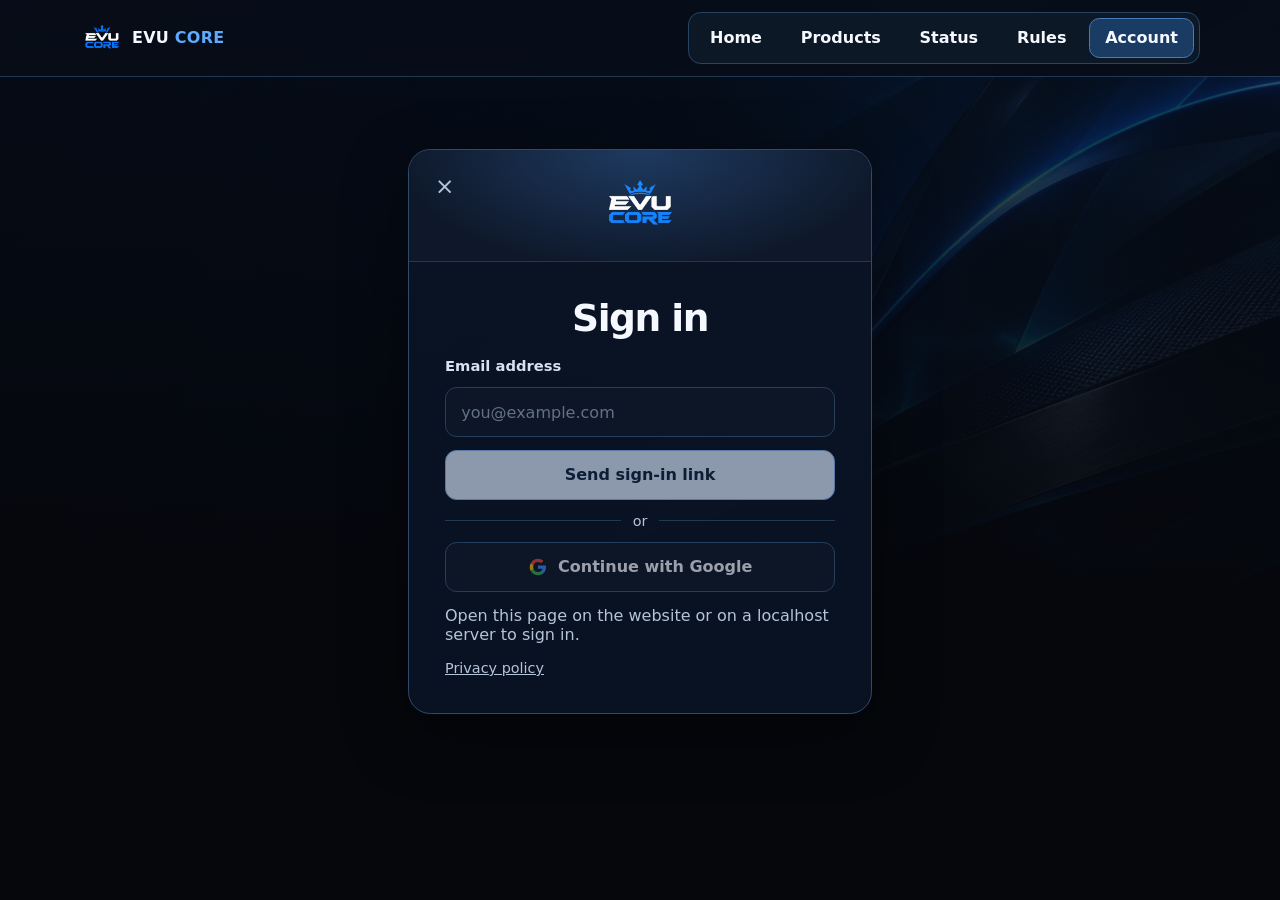
<file: account.html>
<!doctype html>
<html lang="en">
<head>
    <meta charset="UTF-8">
    <meta name="viewport" content="width=device-width, initial-scale=1">
    <meta name="theme-color" content="#05070c">
    <!-- Public browser settings from the Supabase project. -->
    <meta name="supabase-url" content="https://ibqktdcqnddxoitailqu.supabase.co">
    <meta name="supabase-publishable-key" content="sb_publishable_MgUE1spL9VytE2Tf0Jrs_A_5EkXhibQ">
    <title>Account | EVU CORE</title>
    <link rel="icon" type="image/png" sizes="32x32" href="[data-uri]"/>
    <link rel="stylesheet" href="./store-pages.css">
    <script defer src="./account.js"></script>
</head>
<body class="account-page">
    <header class="site-header">
        <div class="site-header-inner">
            <a class="site-brand" href="/">
                <img src="./EVU%20Core%20Crown%20Logo.png" alt="" width="44" height="44">
                <span>EVU <strong>CORE</strong></span>
            </a>
            <nav class="site-nav" aria-label="Store sections">
                <a href="/">Home</a>
                <a href="/products">Products</a>
                <a href="/status">Status</a>
                <a href="/rules">Rules</a>
                <a href="/account" aria-current="page">Account</a>
            </nav>
        </div>
    </header>
    <main class="store-main account-main">
        <section class="account-panel" aria-label="EVU CORE account">
            <div class="account-brand">
                <a class="account-close" href="/" aria-label="Return to home">×</a>
                <img src="./EVU%20Core%20Crown%20Logo.png" alt="EVU CORE" width="82" height="82">
            </div>
            <div class="account-content">
                <div id="account-guest" class="account-stack">
                    <h1 id="account-title">Sign in</h1>
                    <form id="email-login" class="account-stack">
                        <label for="account-email">Email address</label>
                        <input id="account-email" type="email" autocomplete="email" inputmode="email" placeholder="you@example.com" required disabled>
                        <button type="submit" id="send-email-link" class="account-button account-button-primary" disabled>Send sign-in link</button>
                    </form>
                    <div class="account-divider">or</div>
                    <button type="button" id="google-login" class="account-button account-button-google" disabled>
                        <svg viewBox="0 0 24 24" width="20" height="20" aria-hidden="true" focusable="false">
                            <path fill="#4285F4" d="M21.6 12.23c0-.68-.06-1.33-.17-1.96H12v3.71h5.38c-.23 1.21-.92 2.24-1.96 2.92v2.45h3.17c1.85-1.71 3.01-4.24 3.01-7.12Z"/>
                            <path fill="#34A853" d="M12 22c2.64 0 4.85-.88 6.47-2.39l-3.17-2.45c-.88.58-2 .92-3.3.92-2.55 0-4.71-1.72-5.48-4.03H3.25v2.53A10 10 0 0 0 12 22Z"/>
                            <path fill="#FBBC05" d="M6.52 14.05a6 6 0 0 1 0-4.1V7.42H3.25a10 10 0 0 0 0 9.16l3.27-2.53Z"/>
                            <path fill="#EA4335" d="M12 5.92c1.44 0 2.73.5 3.74 1.46l2.8-2.8A9.58 9.58 0 0 0 12 2a10 10 0 0 0-8.75 5.42l3.27 2.53A5.82 5.82 0 0 1 12 5.92Z"/>
                        </svg>
                        Continue with Google
                    </button>
                    <p id="google-availability" class="account-provider-notice" hidden>Google sign-in is not available yet.</p>
                </div>
                <div id="account-profile" class="account-stack" hidden>
                    <h2>Signed in</h2>
                    <p id="account-profile-email"></p>
                    <button type="button" id="account-sign-out" class="account-button" disabled>Sign out</button>
                </div>
                <p id="account-setup" class="account-message" role="status">Checking account availability…</p>
                <p id="account-notice" class="account-message" role="status"></p>
                <noscript><p>Enable JavaScript to sign in.</p></noscript>
                <a class="account-privacy" href="/privacy">Privacy policy</a>
            </div>
        </section>
    </main>
</body>
</html>
</file>
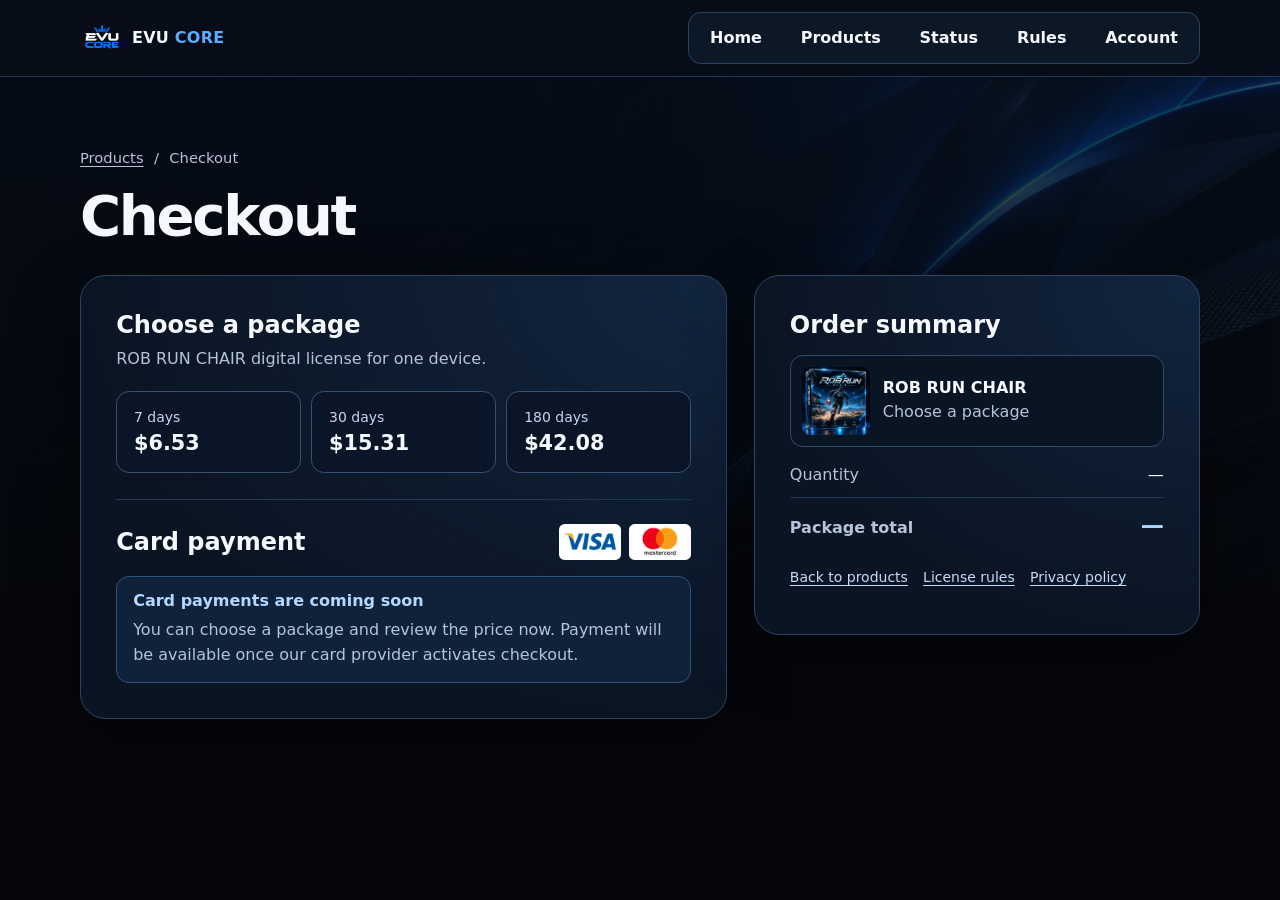
<file: checkout.html>
<!doctype html>
<html lang="en">
<head>
    <meta charset="UTF-8">
    <meta name="viewport" content="width=device-width, initial-scale=1">
    <meta name="theme-color" content="#05070c">
    <title>Checkout | EVU CORE</title>
    <meta name="robots" content="noindex">
    <script defer src="./checkout.js"></script>
    <link rel="icon" type="image/png" sizes="32x32" href="[data-uri]"/>
    <link rel="stylesheet" href="./store-pages.css">
</head>
<body>
    <header class="site-header">
        <div class="site-header-inner">
            <a class="site-brand" href="/">
                <img src="./EVU%20Core%20Crown%20Logo.png" alt="" width="44" height="44">
                <span>EVU <strong>CORE</strong></span>
            </a>
            <nav class="site-nav" aria-label="Store sections">
                <a href="/">Home</a>
                <a href="/products">Products</a>
                <a href="/status">Status</a>
                <a href="/rules">Rules</a>
                <a href="/account">Account</a>
            </nav>
        </div>
    </header>
    <main class="store-main checkout-main">
        <nav class="product-breadcrumb" aria-label="Breadcrumb">
            <a href="/products">Products</a>
            <span aria-hidden="true">/</span>
            <span aria-current="page">Checkout</span>
        </nav>
        <h1>Checkout</h1>
        <div class="checkout-layout">
            <div class="evu-store-panel checkout-panel">
                <section aria-labelledby="package-title">
                    <h2 id="package-title">Choose a package</h2>
                    <p>ROB RUN CHAIR digital license for one device.</p>
                    <nav class="checkout-packages" aria-label="License packages">
                        <a href="/checkout?plan=7" data-plan="7">
                            <span>7 days</span><strong>$6.53</strong>
                        </a>
                        <a href="/checkout?plan=30" data-plan="30">
                            <span>30 days</span><strong>$15.31</strong>
                        </a>
                        <a href="/checkout?plan=180" data-plan="180">
                            <span>180 days</span><strong>$42.08</strong>
                        </a>
                    </nav>
                </section>
                <section class="checkout-payment" aria-labelledby="payment-title">
                    <div class="checkout-payment-heading">
                        <h2 id="payment-title">Card payment</h2>
                        <div class="checkout-brands">
                            <img src="./visa.webp" alt="Visa" width="62" height="36">
                            <img src="./mastercard.webp" alt="Mastercard" width="62" height="36">
                        </div>
                    </div>
                    <div class="checkout-notice" id="checkout-message" role="status">
                        <strong>Card payments are coming soon</strong>
                        <p>You can choose a package and review the price now. Payment will be available once our card provider activates checkout.</p>
                    </div>
                    <div id="checkout-methods" class="checkout-methods" hidden>
                        <a id="checkout-cards" class="product-link product-purchase">Continue to card payment</a>
                        <p>You’ll enter your card details on the payment provider’s secure page and review the final charge before paying.</p>
                    </div>
                </section>
            </div>
            <aside class="evu-store-panel checkout-summary" aria-labelledby="summary-title">
                <h2 id="summary-title">Order summary</h2>
                <div class="checkout-product">
                    <img src="./rob-run-chair-neon-action.png" alt="" width="86" height="86">
                    <div><strong>ROB RUN CHAIR</strong><p id="checkout-duration">Choose a package</p></div>
                </div>
                <dl class="checkout-totals">
                    <div><dt>Quantity</dt><dd id="checkout-quantity">—</dd></div>
                    <div class="checkout-total"><dt>Package total</dt><dd id="checkout-price">—</dd></div>
                </dl>
                <div class="checkout-links">
                    <a href="/products">Back to products</a>
                    <a href="/rules">License rules</a>
                    <a href="/privacy">Privacy policy</a>
                </div>
            </aside>
        </div>
    </main>
</body>
</html>
</file>
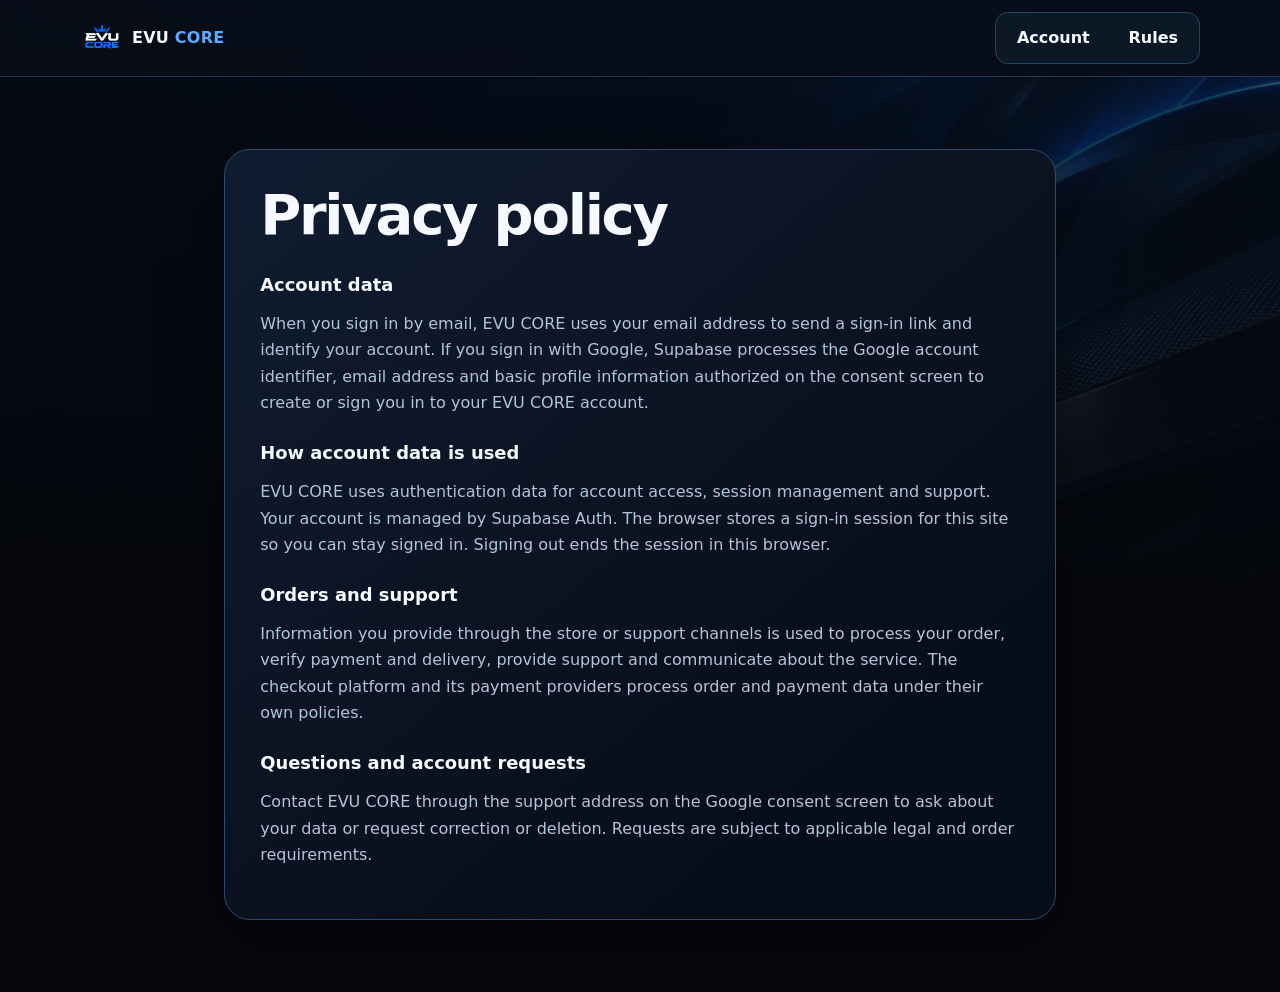
<file: privacy.html>
<!doctype html>
<html lang="en">
<head>
    <meta charset="utf-8">
    <meta name="viewport" content="width=device-width, initial-scale=1">
    <meta name="theme-color" content="#05070c">
    <title>Privacy policy | EVU CORE</title>
    <link rel="canonical" href="/privacy">
    <link rel="icon" type="image/png" sizes="32x32" href="[data-uri]"/>
    <link rel="stylesheet" href="./store-pages.css">
</head>
<body>
    <header class="site-header">
        <div class="site-header-inner">
            <a class="site-brand" href="/">
                <img src="./EVU%20Core%20Crown%20Logo.png" alt="" width="44" height="44">
                <span>EVU <strong>CORE</strong></span>
            </a>
            <nav class="site-nav" aria-label="Store sections">
                <a href="/account">Account</a>
                <a href="/rules">Rules</a>
            </nav>
        </div>
    </header>
    <main class="store-main privacy-main">
        <article class="evu-store-panel">
            <h1>Privacy policy</h1>
            <h2>Account data</h2>
            <p>When you sign in by email, EVU CORE uses your email address to send a sign-in link and identify your account. If you sign in with Google, Supabase processes the Google account identifier, email address and basic profile information authorized on the consent screen to create or sign you in to your EVU CORE account.</p>
            <h2>How account data is used</h2>
            <p>EVU CORE uses authentication data for account access, session management and support. Your account is managed by Supabase Auth. The browser stores a sign-in session for this site so you can stay signed in. Signing out ends the session in this browser.</p>
            <h2>Orders and support</h2>
            <p>Information you provide through the store or support channels is used to process your order, verify payment and delivery, provide support and communicate about the service. The checkout platform and its payment providers process order and payment data under their own policies.</p>
            <h2>Questions and account requests</h2>
            <p>Contact EVU CORE through the support address on the Google consent screen to ask about your data or request correction or deletion. Requests are subject to applicable legal and order requirements.</p>
        </article>
    </main>
</body>
</html>
</file>
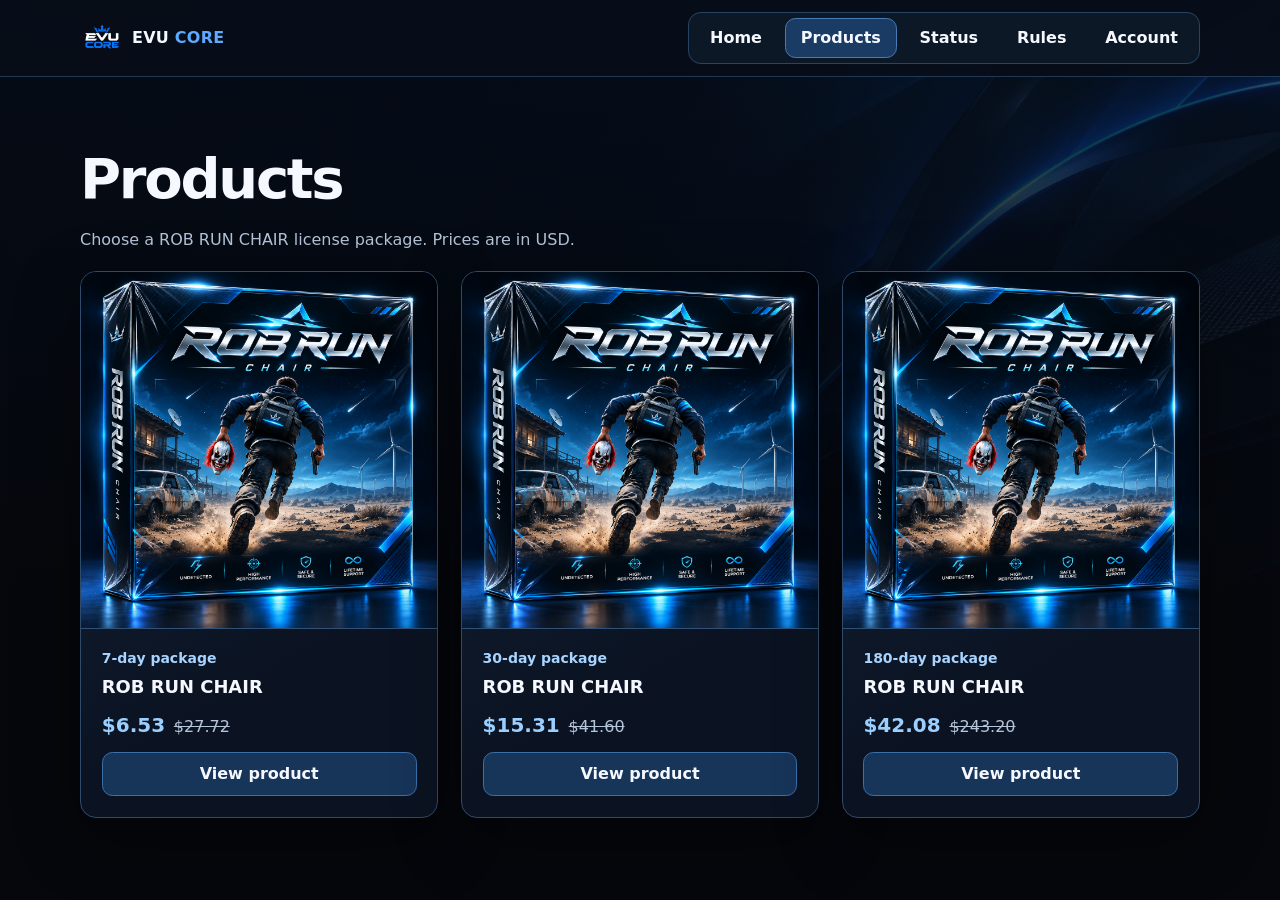
<file: products.html>
<!doctype html>
<html lang="en">
<head>
    <meta charset="UTF-8">
    <meta name="viewport" content="width=device-width, initial-scale=1">
    <meta name="theme-color" content="#05070c">
    <title>Products | EVU CORE</title>
    <link rel="icon" type="image/png" sizes="32x32" href="[data-uri]"/>
    <link rel="stylesheet" href="./store-pages.css">
</head>
<body>
    <header class="site-header">
        <div class="site-header-inner">
            <a class="site-brand" href="/">
                <img src="./EVU%20Core%20Crown%20Logo.png" alt="" width="44" height="44">
                <span>EVU <strong>CORE</strong></span>
            </a>
            <nav class="site-nav" aria-label="Store sections">
                <a href="/">Home</a>
                <a href="/products" aria-current="page">Products</a>
                <a href="/status">Status</a>
                <a href="/rules">Rules</a>
                <a href="/account">Account</a>
            </nav>
        </div>
    </header>
    <main class="store-main">
        <h1>Products</h1>
        <p class="product-intro">Choose a ROB RUN CHAIR license package. Prices are in USD.</p>
        <div class="product-grid">
            <article class="store-product">
                <img src="./rob-run-chair-neon-action.png" alt="" width="1254" height="1254" decoding="async">
                <div class="store-product-body">
                    <h2><span class="store-product-duration">7-day package</span>ROB RUN CHAIR</h2>
                    <p class="store-prices">
                        <strong>&#36;6.53</strong>
                        <del>&#36;27.72</del>
                    </p>
                    <a class="product-link" href="/rob-run-7-day" aria-label="View ROB RUN CHAIR 7 DAY">View product</a>
                </div>
            </article>
            <article class="store-product">
                <img src="./rob-run-chair-neon-action.png" alt="" width="1254" height="1254" decoding="async">
                <div class="store-product-body">
                    <h2><span class="store-product-duration">30-day package</span>ROB RUN CHAIR</h2>
                    <p class="store-prices">
                        <strong>&#36;15.31</strong>
                        <del>&#36;41.60</del>
                    </p>
                    <a class="product-link" href="/rob-run-30-day" aria-label="View ROB RUN CHAIR 30 DAY">View product</a>
                </div>
            </article>
            <article class="store-product">
                <img src="./rob-run-chair-neon-action.png" alt="" width="1254" height="1254" decoding="async">
                <div class="store-product-body">
                    <h2><span class="store-product-duration">180-day package</span>ROB RUN CHAIR</h2>
                    <p class="store-prices">
                        <strong>&#36;42.08</strong>
                        <del>&#36;243.20</del>
                    </p>
                    <a class="product-link" href="/rob-run-180-day" aria-label="View ROB RUN CHAIR 180 DAY">View product</a>
                </div>
            </article>
        </div>
    </main>
    
</body>
</html>
</file>
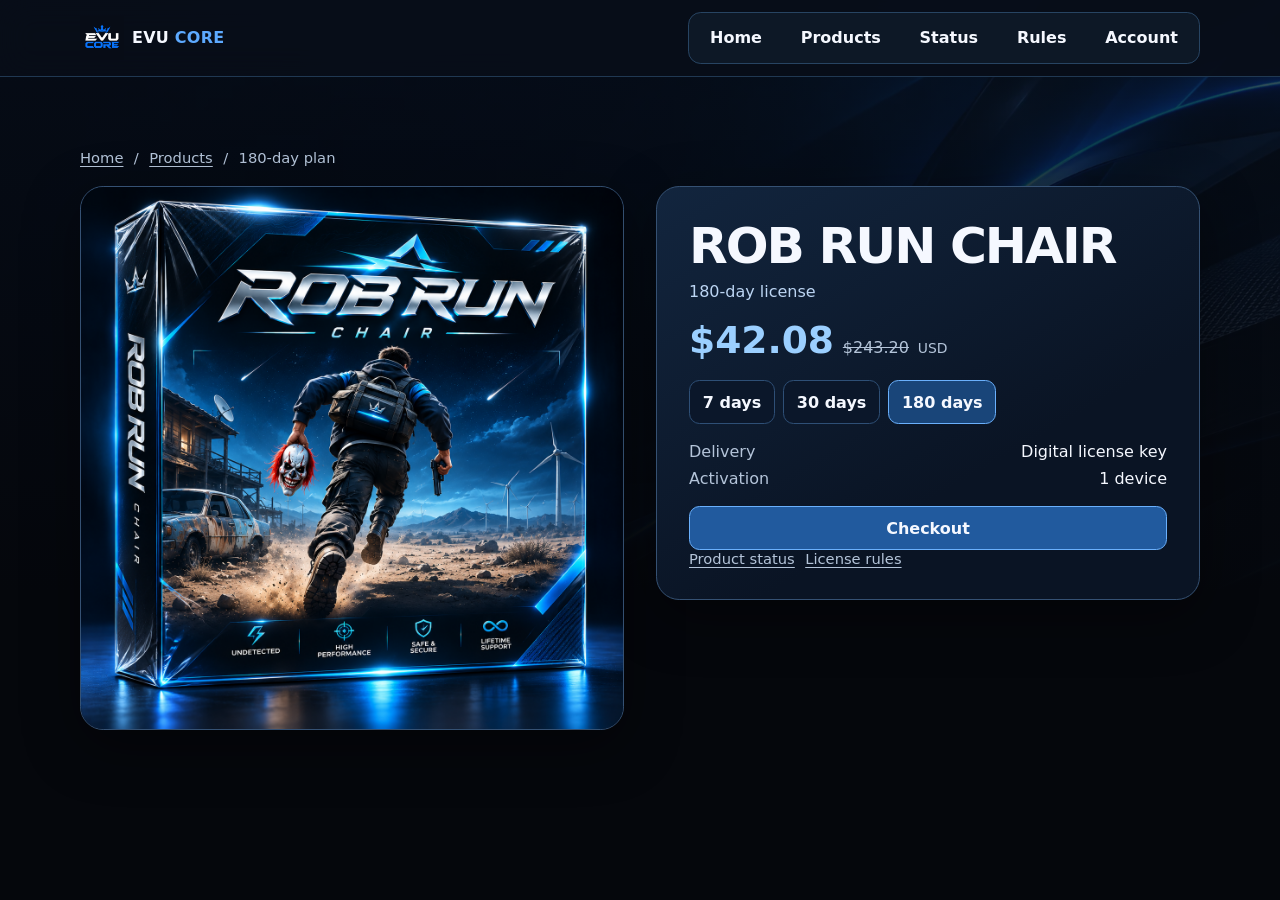
<file: rob-run-180-day.html>
<!doctype html>
<html lang="en">
<head>
    <meta charset="UTF-8">
    <meta name="viewport" content="width=device-width, initial-scale=1">
    <meta name="theme-color" content="#05070c">
    <title>ROB RUN CHAIR 180 DAY | EVU CORE</title>
    <meta name="description" content="View the 180-day ROB RUN CHAIR plan on EVU CORE.">
    <link rel="canonical" href="/rob-run-180-day">
    <link rel="icon" type="image/png" sizes="32x32" href="[data-uri]"/>
    <link rel="stylesheet" href="./store-pages.css">
</head>
<body>
    <header class="site-header">
        <div class="site-header-inner">
            <a class="site-brand" href="/">
                <img src="./EVU%20Core%20Crown%20Logo.png" alt="" width="44" height="44">
                <span>EVU <strong>CORE</strong></span>
            </a>
            <nav class="site-nav" aria-label="Store sections">
                <a href="/">Home</a>
                <a href="/products">Products</a>
                <a href="/status">Status</a>
                <a href="/rules">Rules</a>
                <a href="/account">Account</a>
            </nav>
        </div>
    </header>
    <main class="store-main product-detail">
        <nav class="product-breadcrumb" aria-label="Breadcrumb">
            <a href="/">Home</a><span aria-hidden="true">/</span><a href="/products">Products</a><span aria-hidden="true">/</span><span aria-current="page">180-day plan</span>
        </nav>
        <article class="product-detail-grid">
            <figure class="product-detail-art">
                <img src="./rob-run-chair-neon-action.png" alt="ROB RUN CHAIR product artwork" width="1254" height="1254" decoding="async">
            </figure>
            <div class="product-detail-panel">
                <h1>ROB RUN CHAIR</h1>
                <p class="product-duration">180-day license</p>
                <p class="store-prices product-detail-price">
                    <strong aria-label="Current price $42.08 USD">$42.08</strong>
                    <del aria-label="Original price $243.20 USD">$243.20</del>
                    <span>USD</span>
                </p>
                <nav class="product-plans" aria-label="Choose a duration">
                    <a href="/rob-run-7-day">7 days</a>
                    <a href="/rob-run-30-day">30 days</a>
                    <span aria-current="page">180 days</span>
                </nav>
                <dl class="product-detail-facts">
                    <div><dt>Delivery</dt><dd>Digital license key</dd></div>
                    <div><dt>Activation</dt><dd>1 device</dd></div>
                </dl>
                <a class="product-link product-purchase" href="/checkout?plan=180">Checkout</a>
                <div class="product-detail-links">
                    <a href="/status">Product status</a>
                    <a href="/rules">License rules</a>
                </div>
            </div>
        </article>
    </main>
    
</body>
</html>
</file>
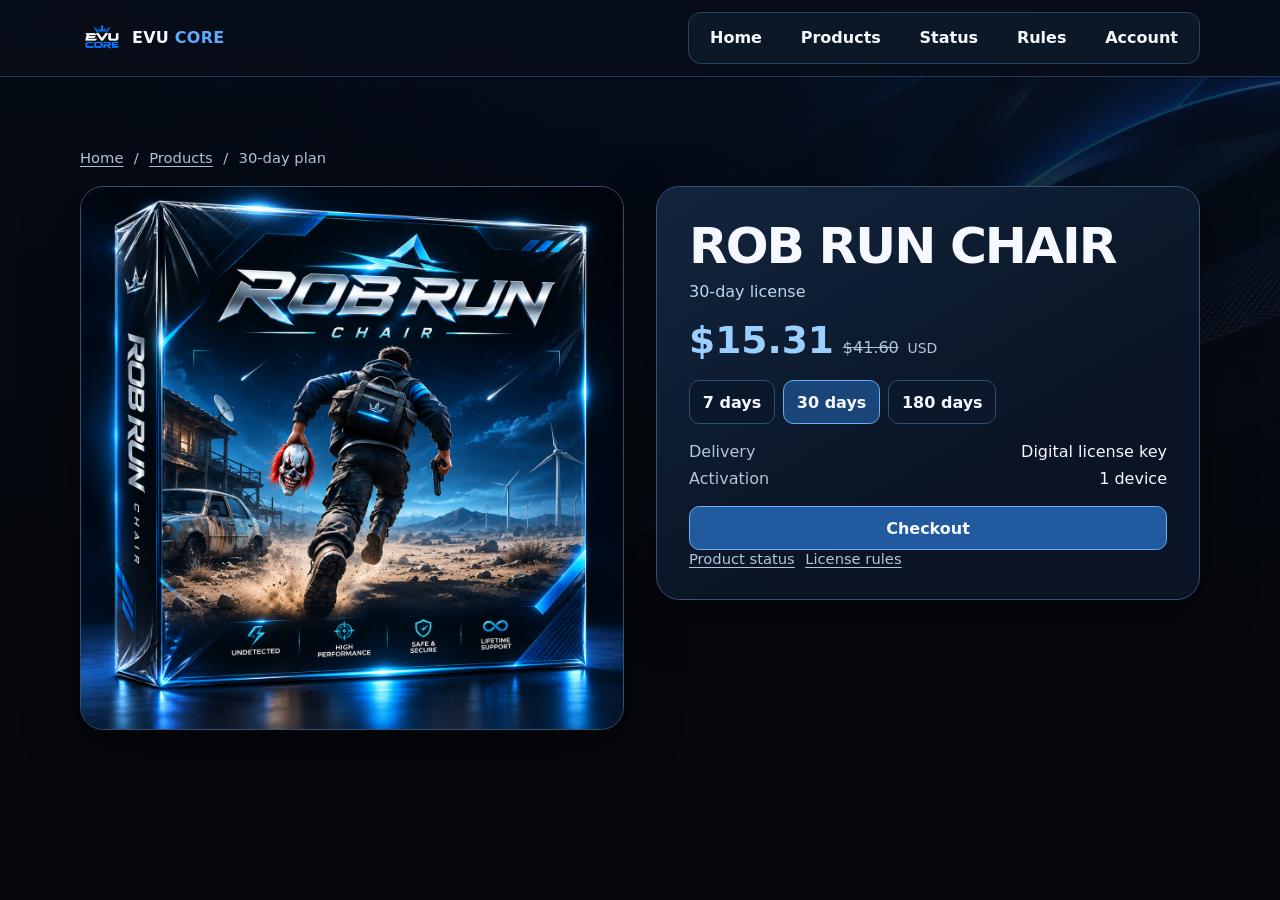
<file: rob-run-30-day.html>
<!doctype html>
<html lang="en">
<head>
    <meta charset="UTF-8">
    <meta name="viewport" content="width=device-width, initial-scale=1">
    <meta name="theme-color" content="#05070c">
    <title>ROB RUN CHAIR 30 DAY | EVU CORE</title>
    <meta name="description" content="View the 30-day ROB RUN CHAIR plan on EVU CORE.">
    <link rel="canonical" href="/rob-run-30-day">
    <link rel="icon" type="image/png" sizes="32x32" href="[data-uri]"/>
    <link rel="stylesheet" href="./store-pages.css">
</head>
<body>
    <header class="site-header">
        <div class="site-header-inner">
            <a class="site-brand" href="/">
                <img src="./EVU%20Core%20Crown%20Logo.png" alt="" width="44" height="44">
                <span>EVU <strong>CORE</strong></span>
            </a>
            <nav class="site-nav" aria-label="Store sections">
                <a href="/">Home</a>
                <a href="/products">Products</a>
                <a href="/status">Status</a>
                <a href="/rules">Rules</a>
                <a href="/account">Account</a>
            </nav>
        </div>
    </header>
    <main class="store-main product-detail">
        <nav class="product-breadcrumb" aria-label="Breadcrumb">
            <a href="/">Home</a><span aria-hidden="true">/</span><a href="/products">Products</a><span aria-hidden="true">/</span><span aria-current="page">30-day plan</span>
        </nav>
        <article class="product-detail-grid">
            <figure class="product-detail-art">
                <img src="./rob-run-chair-neon-action.png" alt="ROB RUN CHAIR product artwork" width="1254" height="1254" decoding="async">
            </figure>
            <div class="product-detail-panel">
                <h1>ROB RUN CHAIR</h1>
                <p class="product-duration">30-day license</p>
                <p class="store-prices product-detail-price">
                    <strong aria-label="Current price $15.31 USD">$15.31</strong>
                    <del aria-label="Original price $41.60 USD">$41.60</del>
                    <span>USD</span>
                </p>
                <nav class="product-plans" aria-label="Choose a duration">
                    <a href="/rob-run-7-day">7 days</a>
                    <span aria-current="page">30 days</span>
                    <a href="/rob-run-180-day">180 days</a>
                </nav>
                <dl class="product-detail-facts">
                    <div><dt>Delivery</dt><dd>Digital license key</dd></div>
                    <div><dt>Activation</dt><dd>1 device</dd></div>
                </dl>
                <a class="product-link product-purchase" href="/checkout?plan=30">Checkout</a>
                <div class="product-detail-links">
                    <a href="/status">Product status</a>
                    <a href="/rules">License rules</a>
                </div>
            </div>
        </article>
    </main>
    
</body>
</html>
</file>
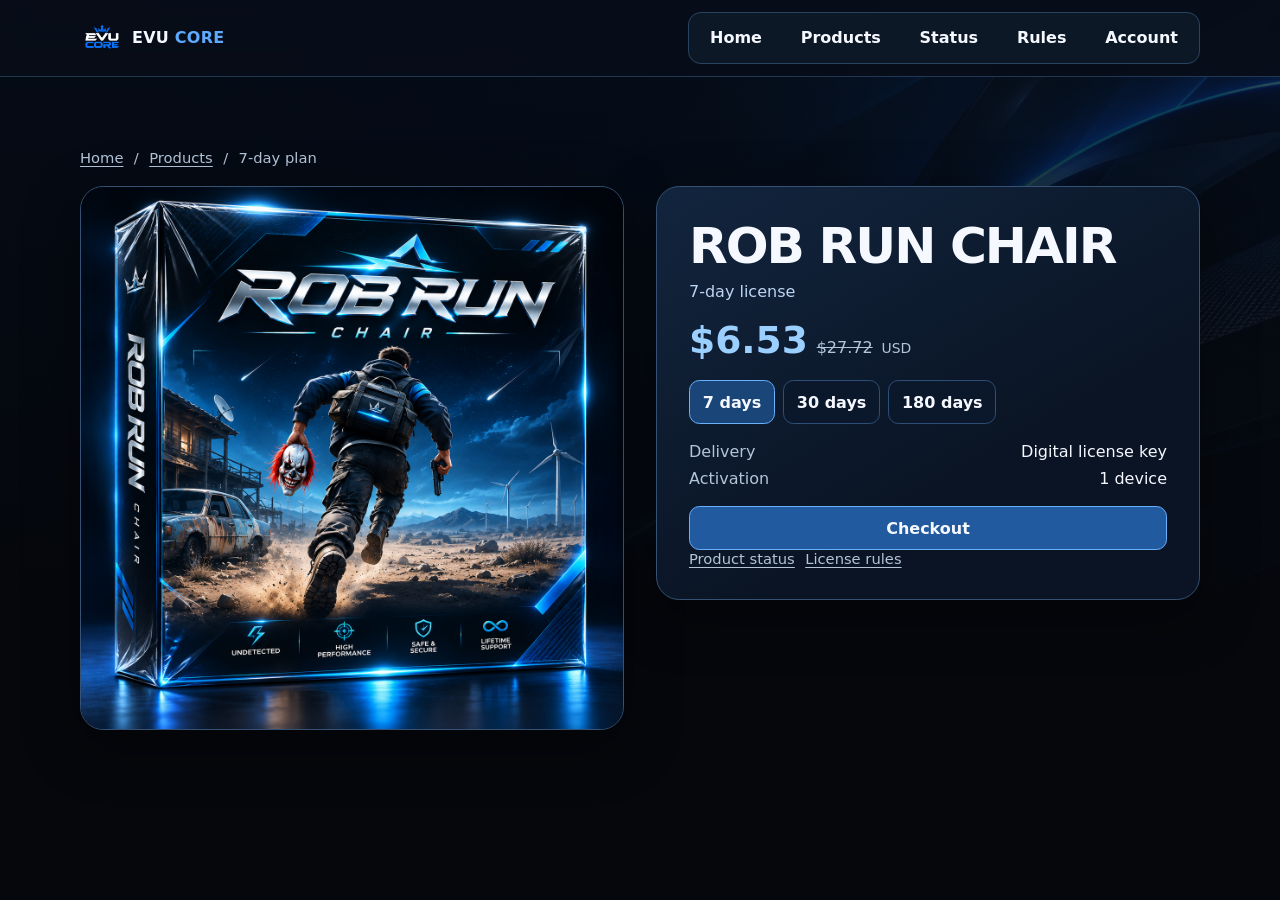
<file: rob-run-7-day.html>
<!doctype html>
<html lang="en">
<head>
    <meta charset="UTF-8">
    <meta name="viewport" content="width=device-width, initial-scale=1">
    <meta name="theme-color" content="#05070c">
    <title>ROB RUN CHAIR 7 DAY | EVU CORE</title>
    <meta name="description" content="View the 7-day ROB RUN CHAIR plan on EVU CORE.">
    <link rel="canonical" href="/rob-run-7-day">
    <link rel="icon" type="image/png" sizes="32x32" href="[data-uri]"/>
    <link rel="stylesheet" href="./store-pages.css">
</head>
<body>
    <header class="site-header">
        <div class="site-header-inner">
            <a class="site-brand" href="/">
                <img src="./EVU%20Core%20Crown%20Logo.png" alt="" width="44" height="44">
                <span>EVU <strong>CORE</strong></span>
            </a>
            <nav class="site-nav" aria-label="Store sections">
                <a href="/">Home</a>
                <a href="/products">Products</a>
                <a href="/status">Status</a>
                <a href="/rules">Rules</a>
                <a href="/account">Account</a>
            </nav>
        </div>
    </header>
    <main class="store-main product-detail">
        <nav class="product-breadcrumb" aria-label="Breadcrumb">
            <a href="/">Home</a><span aria-hidden="true">/</span><a href="/products">Products</a><span aria-hidden="true">/</span><span aria-current="page">7-day plan</span>
        </nav>
        <article class="product-detail-grid">
            <figure class="product-detail-art">
                <img src="./rob-run-chair-neon-action.png" alt="ROB RUN CHAIR product artwork" width="1254" height="1254" decoding="async">
            </figure>
            <div class="product-detail-panel">
                <h1>ROB RUN CHAIR</h1>
                <p class="product-duration">7-day license</p>
                <p class="store-prices product-detail-price">
                    <strong aria-label="Current price $6.53 USD">$6.53</strong>
                    <del aria-label="Original price $27.72 USD">$27.72</del>
                    <span>USD</span>
                </p>
                <nav class="product-plans" aria-label="Choose a duration">
                    <span aria-current="page">7 days</span>
                    <a href="/rob-run-30-day">30 days</a>
                    <a href="/rob-run-180-day">180 days</a>
                </nav>
                <dl class="product-detail-facts">
                    <div><dt>Delivery</dt><dd>Digital license key</dd></div>
                    <div><dt>Activation</dt><dd>1 device</dd></div>
                </dl>
                <a class="product-link product-purchase" href="/checkout?plan=7">Checkout</a>
                <div class="product-detail-links">
                    <a href="/status">Product status</a>
                    <a href="/rules">License rules</a>
                </div>
            </div>
        </article>
    </main>
    
</body>
</html>
</file>
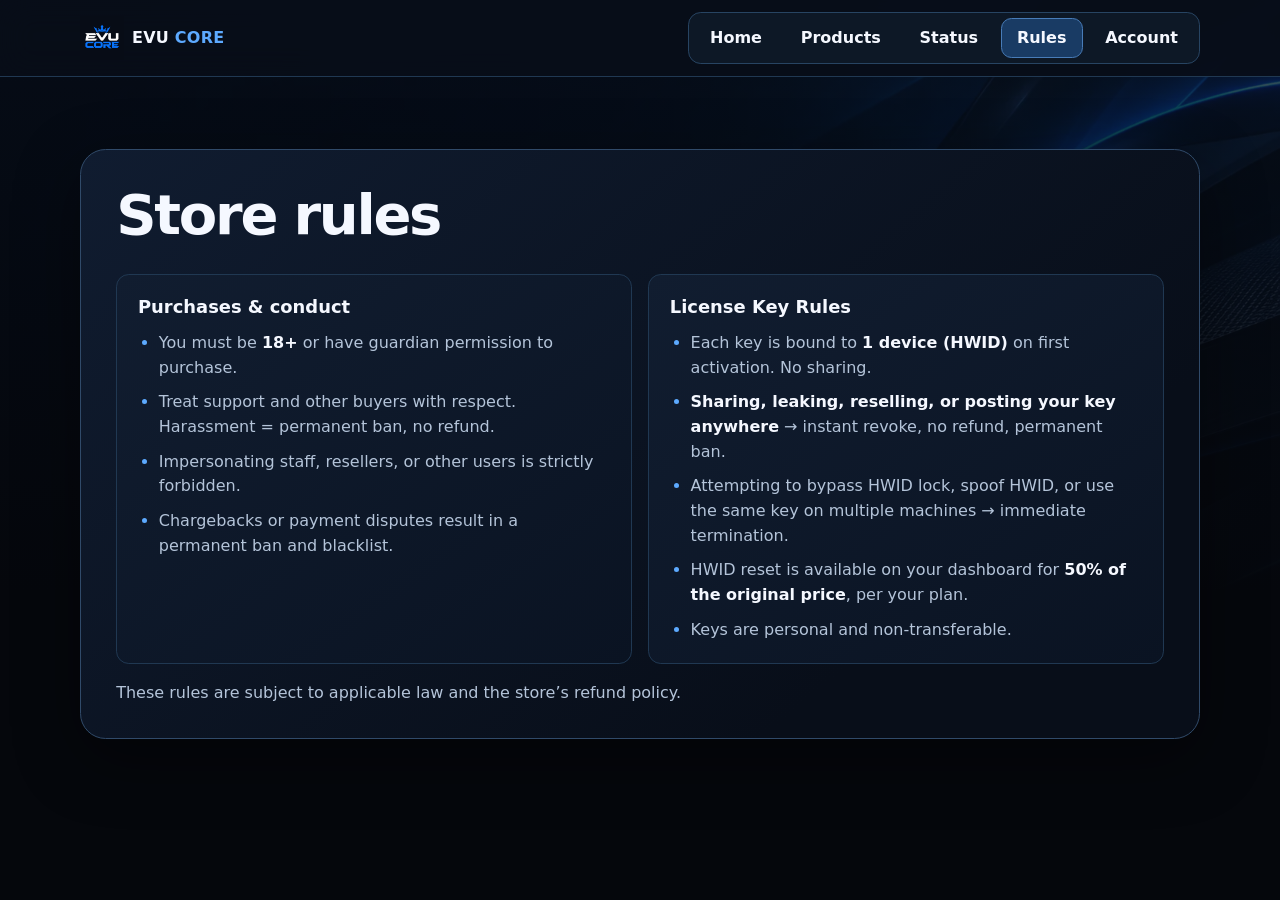
<file: rules.html>
<!doctype html>
<html lang="en">
<head>
    <meta charset="UTF-8">
    <meta name="viewport" content="width=device-width, initial-scale=1">
    <meta name="theme-color" content="#05070c">
    <title>Rules | EVU CORE</title>
    <link rel="icon" type="image/png" sizes="32x32" href="[data-uri]"/>
    <link rel="stylesheet" href="./store-pages.css">
</head>
<body>
    <header class="site-header">
        <div class="site-header-inner">
            <a class="site-brand" href="/">
                <img src="./EVU%20Core%20Crown%20Logo.png" alt="" width="44" height="44">
                <span>EVU <strong>CORE</strong></span>
            </a>
            <nav class="site-nav" aria-label="Store sections">
                <a href="/">Home</a>
                <a href="/products">Products</a>
                <a href="/status">Status</a>
                <a href="/rules" aria-current="page">Rules</a>
                <a href="/account">Account</a>
            </nav>
        </div>
    </header>
    <main class="store-main">
<section class="evu-store-panel" id="rules" aria-labelledby="evu-rules-title">
    <h1 id="evu-rules-title">Store rules</h1>
    <div class="evu-rules-grid">
        <article class="evu-rules-card">
            <h2>Purchases &amp; conduct</h2>
            <ul>
                <li>You must be <strong>18+</strong> or have guardian permission to purchase.</li>
                <li>Treat support and other buyers with respect. Harassment = permanent ban, no refund.</li>
                <li>Impersonating staff, resellers, or other users is strictly forbidden.</li>
                <li>Chargebacks or payment disputes result in a permanent ban and blacklist.</li>
            </ul>
        </article>
        <article class="evu-rules-card">
            <h2>License Key Rules</h2>
            <ul>
                <li>Each key is bound to <strong>1 device (HWID)</strong> on first activation. No sharing.</li>
                <li><strong>Sharing, leaking, reselling, or posting your key anywhere</strong> → instant revoke, no refund, permanent ban.</li>
                <li>Attempting to bypass HWID lock, spoof HWID, or use the same key on multiple machines → immediate termination.</li>
                <li>HWID reset is available on your dashboard for <strong>50% of the original price</strong>, per your plan.</li>
                <li>Keys are personal and non-transferable.</li>
            </ul>
        </article>
    </div>
    <p class="evu-rules-note">These rules are subject to applicable law and the store’s refund policy.</p>
</section>
    </main>
    
</body>
</html>
</file>
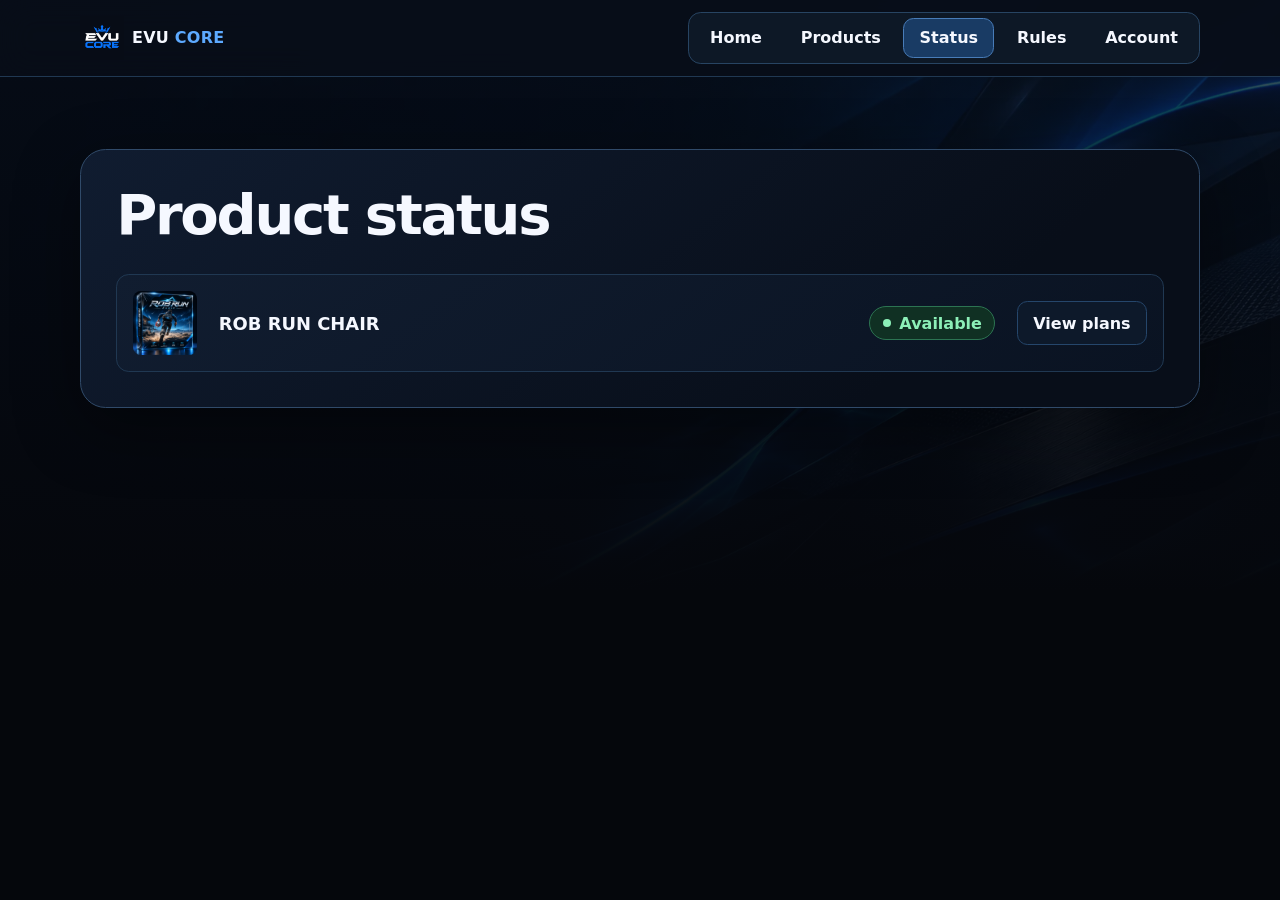
<file: status.html>
<!doctype html>
<html lang="en">
<head>
    <meta charset="UTF-8">
    <meta name="viewport" content="width=device-width, initial-scale=1">
    <meta name="theme-color" content="#05070c">
    <title>Status | EVU CORE</title>
    <link rel="icon" type="image/png" sizes="32x32" href="[data-uri]"/>
    <link rel="stylesheet" href="./store-pages.css">
</head>
<body>
    <header class="site-header">
        <div class="site-header-inner">
            <a class="site-brand" href="/">
                <img src="./EVU%20Core%20Crown%20Logo.png" alt="" width="44" height="44">
                <span>EVU <strong>CORE</strong></span>
            </a>
            <nav class="site-nav" aria-label="Store sections">
                <a href="/">Home</a>
                <a href="/products">Products</a>
                <a href="/status" aria-current="page">Status</a>
                <a href="/rules">Rules</a>
                <a href="/account">Account</a>
            </nav>
        </div>
    </header>
    <main class="store-main">
<section class="evu-store-panel" id="status" aria-labelledby="evu-status-title">
    <h1 id="evu-status-title">Product status</h1>
    <article class="evu-status-card">
        <img class="evu-status-cover" src="./rob-run-chair-neon-action.png" alt="" width="1254" height="1254" loading="lazy" decoding="async">
        <h2>ROB RUN CHAIR</h2>
        <span class="evu-status-badge" data-product-status="rob-run-chair" data-state="available" role="status">Available</span>
        <a class="evu-status-plans" href="/products">View plans</a>
    </article>
</section>
    </main>
    <script id="evu-status-config" type="application/json">
            {
                "rob-run-chair": { "state": "available", "label": "Available" }
            }
        </script>
    <script>
        const productStatuses = JSON.parse(document.getElementById("evu-status-config").textContent);
        for (const badge of document.querySelectorAll("[data-product-status]")) {
            const product = productStatuses[badge.dataset.productStatus];
            if (!product) continue;
            badge.dataset.state = product.state;
            badge.textContent = product.label;
        }
    </script>
</body>
</html>
</file>
<file: store-pages.css>
:root {
    color-scheme: dark;
    --page: #05070c;
    --panel: #0b1422;
    --line: #203852;
    --text: #f5f8ff;
    --muted: #b4c4d9;
    --blue: #5daaff;
    font-family: system-ui, sans-serif;
}

*, *::before, *::after { box-sizing: border-box; }

body {
    min-height: 100vh;
    margin: 0;
    background: radial-gradient(ellipse at 50% 0%, #101e34, var(--page) 44rem);
    color: var(--text);
}

a { color: inherit; }
a:focus-visible { outline: 2px solid #81c1ff; outline-offset: 4px; }

.site-header {
    border-bottom: 1px solid var(--line);
    background: #080e19eb;
}

.site-header-inner, .store-main {
    width: min(100% - 2rem, 70rem);
    margin-inline: auto;
}

.site-header-inner {
    display: flex;
    flex-wrap: wrap;
    align-items: center;
    justify-content: space-between;
    gap: .65rem 1.5rem;
    padding-block: .75rem;
}

.site-brand {
    display: inline-flex;
    align-items: center;
    gap: .5rem;
    text-decoration: none;
    font-weight: 900;
    letter-spacing: .015em;
}

.site-brand img { width: 2.75rem; height: 2.75rem; mix-blend-mode: screen; }
.site-brand strong { color: var(--blue); }

.site-nav {
    display: flex;
    flex-wrap: wrap;
    gap: .4rem;
}

.site-nav a, .product-link, .evu-status-plans {
    display: inline-flex;
    justify-content: center;
    align-items: center;
    min-height: 44px;
    padding: .55rem .95rem;
    border: 1px solid #25466b;
    border-radius: .65rem;
    background: #0d192a;
    color: var(--text);
    font-weight: 700;
    text-decoration: none;
    transition: background .18s ease, border-color .18s ease, translate .18s ease;
}

.site-nav a:hover, .product-link:hover, .evu-status-plans:hover {
    background: #17345a;
    border-color: #71b4ff;
    translate: 0 -2px;
}

.site-nav a[aria-current="page"] { background: #154786; border-color: #5c9ce5; }

.store-main { padding-block: clamp(2rem, 6vw, 4.5rem); }

.store-main h1 {
    margin: 0 0 clamp(1.1rem, 3vw, 1.8rem);
    font-size: clamp(2rem, 6vw, 3.5rem);
    line-height: 1.08;
    letter-spacing: -.04em;
}

.store-main h2, .store-main h3 { margin: 0; font-size: 1.12rem; }

.product-grid {
    display: grid;
    grid-template-columns: repeat(3, minmax(0, 1fr));
    gap: clamp(.9rem, 2.5vw, 1.4rem);
}

.store-product {
    position: relative;
    display: grid;
    grid-template-rows: auto 1fr;
    overflow: hidden;
    border: 1px solid var(--line);
    border-radius: 1rem;
    background: var(--panel);
    box-shadow: 0 14px 35px #0004;
    transition: border-color .2s ease, translate .2s ease;
}

.store-product:hover { translate: 0 -3px; border-color: #477bb5; }
.store-product img { display: block; width: 100%; height: auto; aspect-ratio: 1; object-fit: cover; }
.store-product-body { display: grid; align-content: space-between; gap: .9rem; padding: 1rem; }
.store-product-body h2 { line-height: 1.35; }
.store-prices { display: flex; flex-wrap: wrap; gap: .55rem; align-items: baseline; margin: 0; }
.store-prices strong { color: #9bcfff; font-size: 1.25rem; }
.store-prices del { color: var(--muted); }
.product-link { width: 100%; }

.evu-store-panel {
    padding: clamp(1rem, 4vw, 2.2rem);
    border: 1px solid var(--line);
    border-radius: clamp(1rem, 3vw, 1.6rem);
    background: linear-gradient(140deg, #101c30, #080e19 76%);
    box-shadow: 0 16px 45px #0004;
}

.evu-status-card {
    display: grid;
    grid-template-columns: 4rem minmax(0, 1fr) auto auto;
    align-items: center;
    gap: clamp(.7rem, 2vw, 1.35rem);
    padding: 1rem;
    border: 1px solid var(--line);
    border-radius: .8rem;
    background: #080e19;
}

.evu-status-cover { width: 100%; height: auto; border-radius: .5rem; }

.evu-status-badge {
    --status-color: #8cf0b8;
    --status-fill: #103023;
    --status-line: #2c7452;
    display: inline-flex;
    align-items: center;
    justify-self: start;
    gap: .55rem;
    padding: .42rem .78rem;
    border: 1px solid var(--status-line);
    border-radius: 999px;
    background: var(--status-fill);
    color: var(--status-color);
    font-weight: 750;
}

.evu-status-badge[data-state="maintenance"] { --status-color: #ffdc88; --status-fill: #332612; --status-line: #805d25; }
.evu-status-badge[data-state="offline"] { --status-color: #ffacb4; --status-fill: #361c24; --status-line: #8b4150; }
.evu-status-badge::before { content: ""; flex: none; width: .5rem; height: .5rem; border-radius: 50%; background: currentColor; }
.evu-status-badge[data-state="available"]::before { animation: status-pulse 2.5s ease-out 3; }

@keyframes status-pulse {
    from { box-shadow: 0 0 0 0 #8cf0b866; }
    80%, 100% { box-shadow: 0 0 0 .5rem #8cf0b800; }
}

.evu-rules-grid { display: grid; grid-template-columns: repeat(2, minmax(0, 1fr)); gap: 1rem; }

.evu-rules-card {
    padding: clamp(.85rem, 2.5vw, 1.3rem);
    border: 1px solid var(--line);
    border-radius: .8rem;
    background: #0a1323;
}

.evu-rules-card ul { margin: .9rem 0 0; padding-inline-start: 1.3rem; color: var(--muted); line-height: 1.55; }
.evu-rules-card li + li { margin-top: .6rem; }
.evu-rules-card li::marker { color: var(--blue); }
.evu-rules-card strong { color: var(--text); }
.evu-rules-note, .checkout-note { margin: 1.2rem 0 0; color: var(--muted); }

@media (max-width: 780px) {
    .product-grid { grid-template-columns: repeat(2, minmax(0, 1fr)); }
}

@media (max-width: 620px) {
    .evu-rules-grid { grid-template-columns: minmax(0, 1fr); }
    .evu-status-card { grid-template-columns: 3rem minmax(0, 1fr); }
    .evu-status-plans { justify-self: start; }
}

@media (max-width: 490px) { .product-grid { grid-template-columns: minmax(0, 1fr); } }

@media (prefers-reduced-motion: reduce) {
    .site-nav a, .product-link, .evu-status-plans, .store-product { transition: none; translate: none; }
    .evu-status-badge[data-state="available"]::before { animation: none; }
}

.account-page {
    background:
        radial-gradient(ellipse at 50% 15%, #142c4d, transparent 34rem),
        linear-gradient(160deg, #070d17, #05070c 72%);
}

.account-main { max-width: 29rem; }

.account-panel {
    overflow: hidden;
    border: 1px solid #263e5b;
    border-radius: 1.4rem;
    background: #090e18;
    box-shadow: 0 24px 80px #0008;
}

.account-brand {
    position: relative;
    display: grid;
    place-items: center;
    min-height: 7rem;
    border-bottom: 1px solid #213752;
    background: radial-gradient(ellipse at top, #1e3a60, #0e182a 76%);
}

.account-brand img { width: 5.1rem; height: 5.1rem; mix-blend-mode: screen; }

.account-close {
    position: absolute;
    inset-block-start: .85rem;
    inset-inline-start: .85rem;
    display: grid;
    width: 2.75rem;
    height: 2.75rem;
    place-items: center;
    border-radius: .6rem;
    color: var(--muted);
    font-size: 1.45rem;
    text-decoration: none;
}

.account-close:hover { background: #203853; color: var(--text); }

.account-content { padding: clamp(1.2rem, 5vw, 2.25rem); }
.account-content h1 { margin: 0 0 .4rem; font-size: clamp(1.75rem, 7vw, 2.35rem); text-align: center; }

.account-stack { display: grid; gap: .8rem; }
.account-stack[hidden] { display: none; }
.account-stack p { margin: 0; color: var(--muted); overflow-wrap: anywhere; }
.account-stack label { font-size: .92rem; font-weight: 700; color: #d6e2f2; }

.account-stack input, .account-button {
    display: flex;
    align-items: center;
    justify-content: center;
    gap: .65rem;
    min-height: 50px;
    width: 100%;
    padding: .68rem .95rem;
    border: 1px solid #365a80;
    border-radius: .72rem;
    background: #0e192a;
    color: var(--text);
    font: inherit;
    transition: background .17s ease, border-color .17s ease;
}

.account-stack input::placeholder { color: #9aacc1; }
.account-button { font-weight: 750; cursor: pointer; }
.account-button-primary { border-color: #88b7fa; background: #dceaff; color: #102540; }
.account-button-primary:hover:not(:disabled) { background: #c0dbff; }
.account-button-google:hover:not(:disabled) { border-color: #81c1ff; background: #192e49; }
.account-stack :is(input, button):focus-visible { outline: 2px solid #81c1ff; outline-offset: 3px; }
.account-stack :is(input, button):disabled { opacity: .62; cursor: default; }

.account-divider {
    display: flex;
    align-items: center;
    gap: .75rem;
    color: var(--muted);
    font-size: .9rem;
}

.account-divider::before, .account-divider::after {
    content: "";
    flex: 1;
    height: 1px;
    background: #24384f;
}

.account-message { margin: .9rem 0 0; color: var(--muted); }
.account-message:empty { display: none; }
.account-message[data-error="true"] { color: #ffb5bd; }

@media (prefers-reduced-motion: reduce) {
    .account-stack input, .account-button { transition: none; }
}

.privacy-main { max-width: 52rem; }
.privacy-main h2 { margin-block-start: 1.6rem; }
.privacy-main p { color: var(--muted); line-height: 1.65; }
.account-privacy { display: inline-block; margin-top: 1rem; color: var(--muted); font-size: .9rem; }


/* Shared EVU CORE backdrop and surfaces. */
body, body.account-page {
    background:
        linear-gradient(180deg, #07101db0, #05070c 37rem),
        #05070c url("./evu-core-atmosphere.webp") center top / max(68rem, 100vw) auto no-repeat;
}

.site-header { background: #080e19e8; backdrop-filter: blur(16px); }

.site-nav {
    padding: .3rem;
    border: 1px solid #274462;
    border-radius: .8rem;
    background: #101b2bc9;
}

.site-nav a {
    padding-inline: clamp(.55rem, 2vw, .95rem);
    min-height: 40px;
    background: transparent;
    border-color: transparent;
}

.site-nav a[aria-current="page"] { background: #193b64; border-color: #487cb8; }
.site-nav a:hover { translate: none; }

.store-main:not(.account-main) h1 { text-wrap: balance; }

.evu-store-panel, .store-product, .account-panel {
    border-color: #304a69;
    box-shadow: 0 20px 65px #0006;
}

.store-product {
    background: linear-gradient(150deg, #142439, #0b1322 68%);
}

.store-product img { border-bottom: 1px solid #325074; }
.store-product-body { padding: clamp(.9rem, 2vw, 1.3rem); }
.product-link { background: #173459; border-color: #3c70ad; }

.evu-rules-card, .evu-status-card {
    background: linear-gradient(145deg, #111d30, #0a1322);
}

.account-panel { background: #0a1424f2; }

@media (max-width: 560px) {
    .site-header-inner { justify-content: center; }
    .site-nav { justify-content: center; }
    .site-nav a { font-size: .9rem; }
    body, body.account-page { background-position: 61% top; }
}


.product-breadcrumb, .product-detail-links {
    display: flex;
    flex-wrap: wrap;
    gap: .65rem;
    color: var(--muted);
    font-size: .92rem;
}

.product-breadcrumb { margin-bottom: 1.25rem; }
.product-breadcrumb a, .product-detail-links a { text-underline-offset: .2em; }

.product-detail-grid {
    display: grid;
    grid-template-columns: minmax(0, 1fr) minmax(0, 1fr);
    align-items: start;
    gap: clamp(1rem, 3vw, 2rem);
}

.product-detail-art, .product-detail-panel {
    margin: 0;
    border: 1px solid #355173;
    border-radius: clamp(1rem, 2.5vw, 1.45rem);
    background: #0b1525;
    box-shadow: 0 16px 56px #0006;
}

.product-detail-art { overflow: hidden; }
.product-detail-art img { display: block; width: 100%; height: auto; }

.product-detail-panel {
    background: linear-gradient(150deg, #12253e, #0a1424 65%);
    padding: clamp(1rem, 4vw, 2rem);
}

.product-detail-panel h1 {
    margin: 0;
    font-size: clamp(1.85rem, 4vw, 3.15rem);
}

.product-duration { margin: .55rem 0 1.1rem; color: #bcd5f3; }
.product-detail-price strong { font-size: clamp(1.55rem, 4vw, 2.35rem); }
.product-detail-price > span { color: var(--muted); font-size: .87rem; }

.product-plans {
    display: flex;
    flex-wrap: wrap;
    gap: .5rem;
    margin: 1.1rem 0;
}

.product-plans > * {
    display: inline-flex;
    align-items: center;
    min-height: 44px;
    padding: .5rem .8rem;
    border: 1px solid #2e4f76;
    border-radius: .65rem;
    background: #0b172a;
    color: var(--text);
    font-weight: 650;
    text-decoration: none;
}

.product-plans [aria-current="page"] { background: #194579; border-color: #6ab0fc; }
.product-plans a:hover { border-color: #7ab8ff; }

.product-detail-facts { display: grid; gap: .55rem; margin: 1.1rem 0; }
.product-detail-facts > div { display: flex; flex-wrap: wrap; justify-content: space-between; gap: .7rem; }
.product-detail-facts dt { color: var(--muted); }
.product-detail-facts dd { margin: 0; }

.product-purchase { background: #215a9e; border-color: #6ab0fc; }
.product-purchase-note { margin: .7rem 0 1rem; color: var(--muted); font-size: .88rem; line-height: 1.55; }

@media (max-width: 720px) {
    .product-detail-grid { grid-template-columns: minmax(0, 1fr); }
}

.checkout-main [hidden] { display: none; }

.checkout-layout {
    display: grid;
    grid-template-columns: minmax(0, 1.45fr) minmax(0, 1fr);
    align-items: start;
    gap: clamp(1rem, 3vw, 1.65rem);
}

.checkout-panel, .checkout-summary {
    border-color: #2b4564;
    background: radial-gradient(ellipse at 100% 0, #18365b80, transparent 70%), #0b1423;
}

.checkout-main h2 { font-size: clamp(1.2rem, 2.5vw, 1.5rem); }
.checkout-panel p, .checkout-summary p {
    margin: .5rem 0 0;
    color: var(--muted);
    line-height: 1.55;
}

.checkout-packages {
    display: grid;
    grid-template-columns: repeat(3, minmax(0, 1fr));
    gap: .65rem;
    margin-top: 1.2rem;
}

.checkout-packages a {
    display: grid;
    gap: .4rem;
    padding: clamp(.6rem, 2vw, 1.05rem);
    border: 1px solid #355173;
    border-radius: .8rem;
    background: #0a1628;
    text-decoration: none;
    transition: background-color .18s ease, border-color .18s ease;
}

.checkout-packages a:hover, .checkout-packages a[aria-current] { border-color: #74b6ff; background: #17375c; }
.checkout-packages a[aria-current] { box-shadow: inset 0 0 0 1px #74b6ff; }
.checkout-packages span { color: #c5d7ed; font-size: .875rem; }
.checkout-packages strong { font-size: clamp(1rem, 3vw, 1.3rem); }

.checkout-payment { border-top: 1px solid var(--line); margin-top: 1.65rem; padding-top: 1.45rem; }
.checkout-payment-heading, .checkout-brands {
    display: flex;
    align-items: center;
    flex-wrap: wrap;
}
.checkout-payment-heading { justify-content: space-between; gap: .85rem; }
.checkout-brands { gap: .5rem; }
.checkout-brands img { display: block; object-fit: contain; background: #fff; border-radius: .35rem; }
.checkout-notice {
    margin-top: 1rem;
    padding: .9rem 1rem;
    border: 1px solid #31547c;
    border-radius: .8rem;
    background: #10213a;
}
.checkout-notice strong { color: #b2d8ff; }
.checkout-methods { margin-top: 1rem; }

.checkout-product {
    display: flex;
    align-items: center;
    gap: .8rem;
    margin-top: 1rem;
    padding: .7rem;
    border: 1px solid #304a69;
    border-radius: .8rem;
    background: #0a1524;
}
.checkout-product img { display: block; width: 4.25rem; height: 4.25rem; border-radius: .5rem; }
.checkout-product p { margin-top: .2rem; }
.checkout-totals { margin: 1.1rem 0; }
.checkout-totals > div { display: flex; justify-content: space-between; align-items: baseline; gap: .5rem; }
.checkout-totals dd { margin: 0; text-align: end; }
.checkout-totals dt { color: var(--muted); }
.checkout-totals .checkout-total { margin-top: .8rem; padding-top: .8rem; border-top: 1px solid var(--line); font-weight: 750; }
.checkout-total dd { color: #a8d4ff; font-size: clamp(1.1rem, 3vw, 1.45rem); }
.checkout-links { display: flex; flex-wrap: wrap; column-gap: .95rem; }
.checkout-links a { display: inline-flex; align-items: center; min-height: 44px; color: #c4dcfa; font-size: .875rem; text-underline-offset: .2em; }

.product-intro { color: var(--muted); margin: -.5rem 0 1.4rem; }
.store-product-duration { display: block; margin-bottom: .4rem; color: #a8d4ff; font-size: .875rem; font-weight: 650; }

@media (max-width: 720px) {
    .checkout-layout { grid-template-columns: minmax(0, 1fr); }
}

@media (prefers-reduced-motion: reduce) {
    .checkout-packages a { transition: none; }
}
</file>
